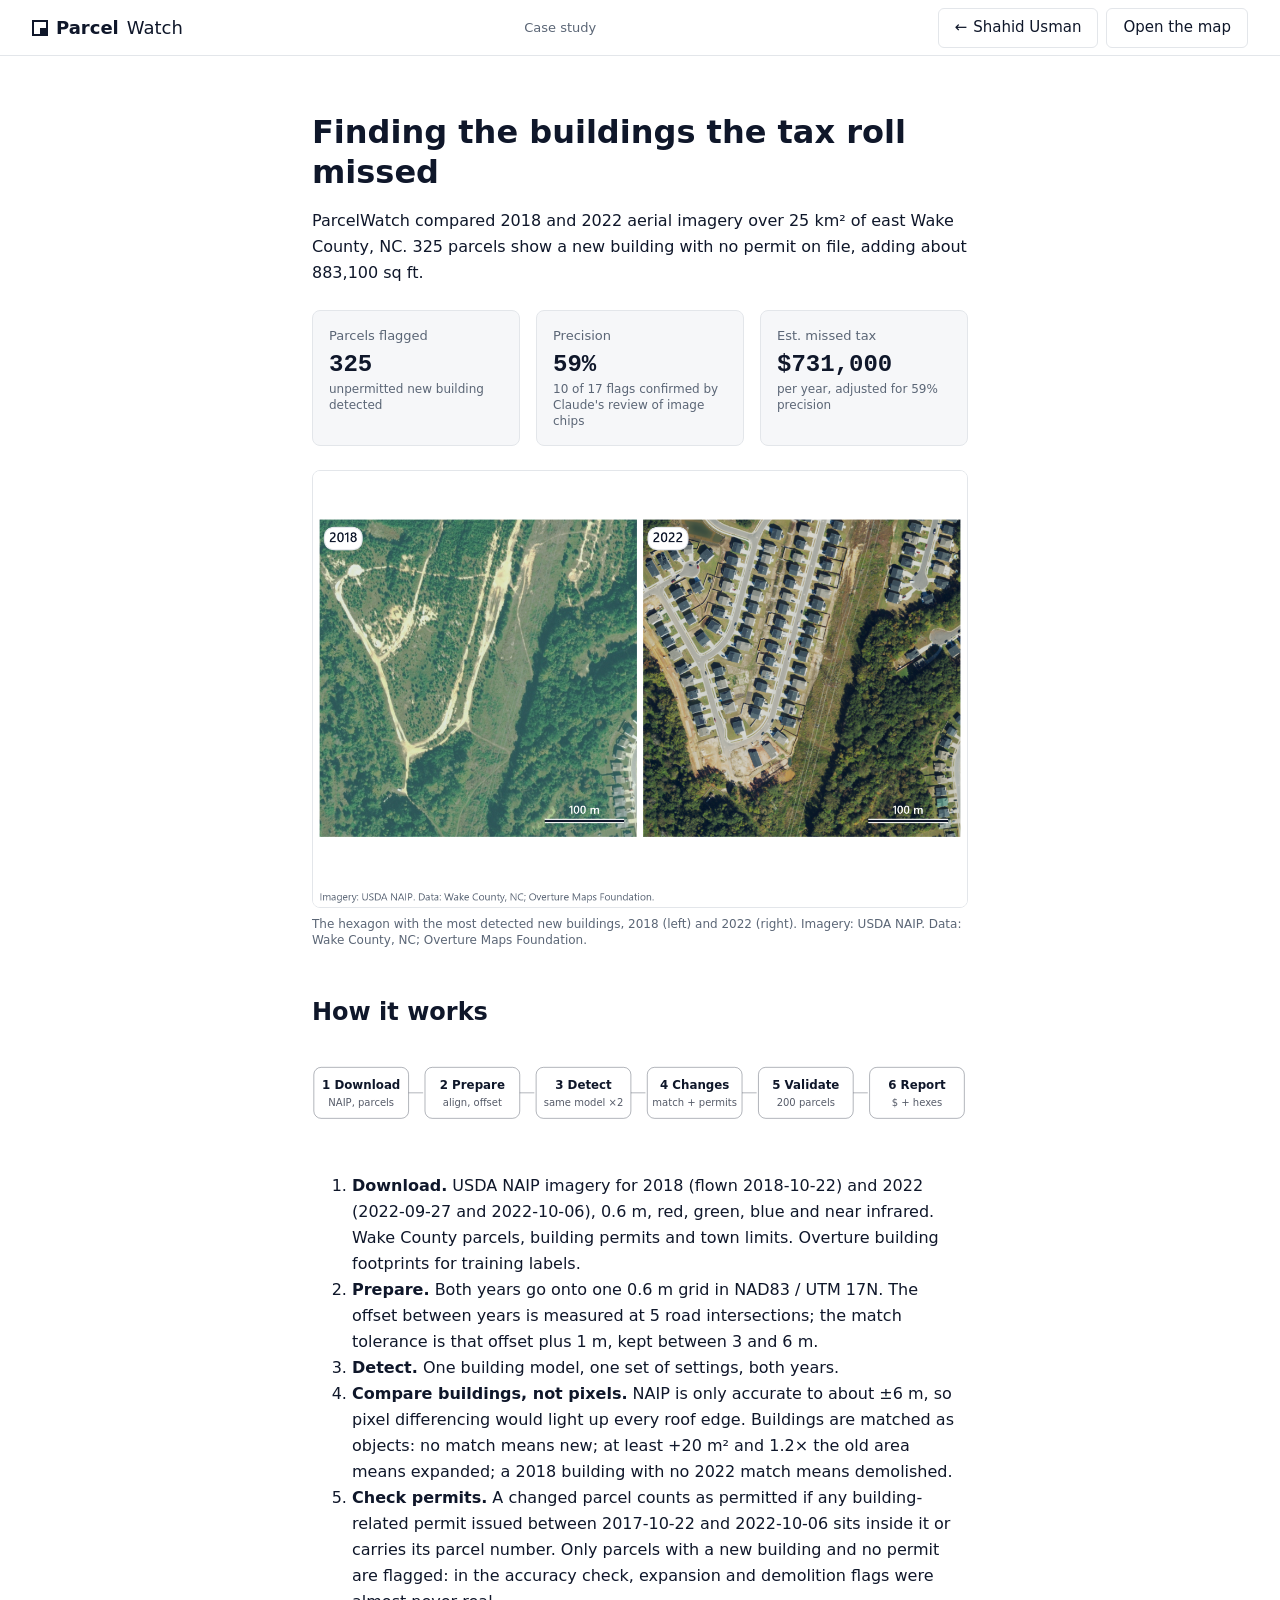
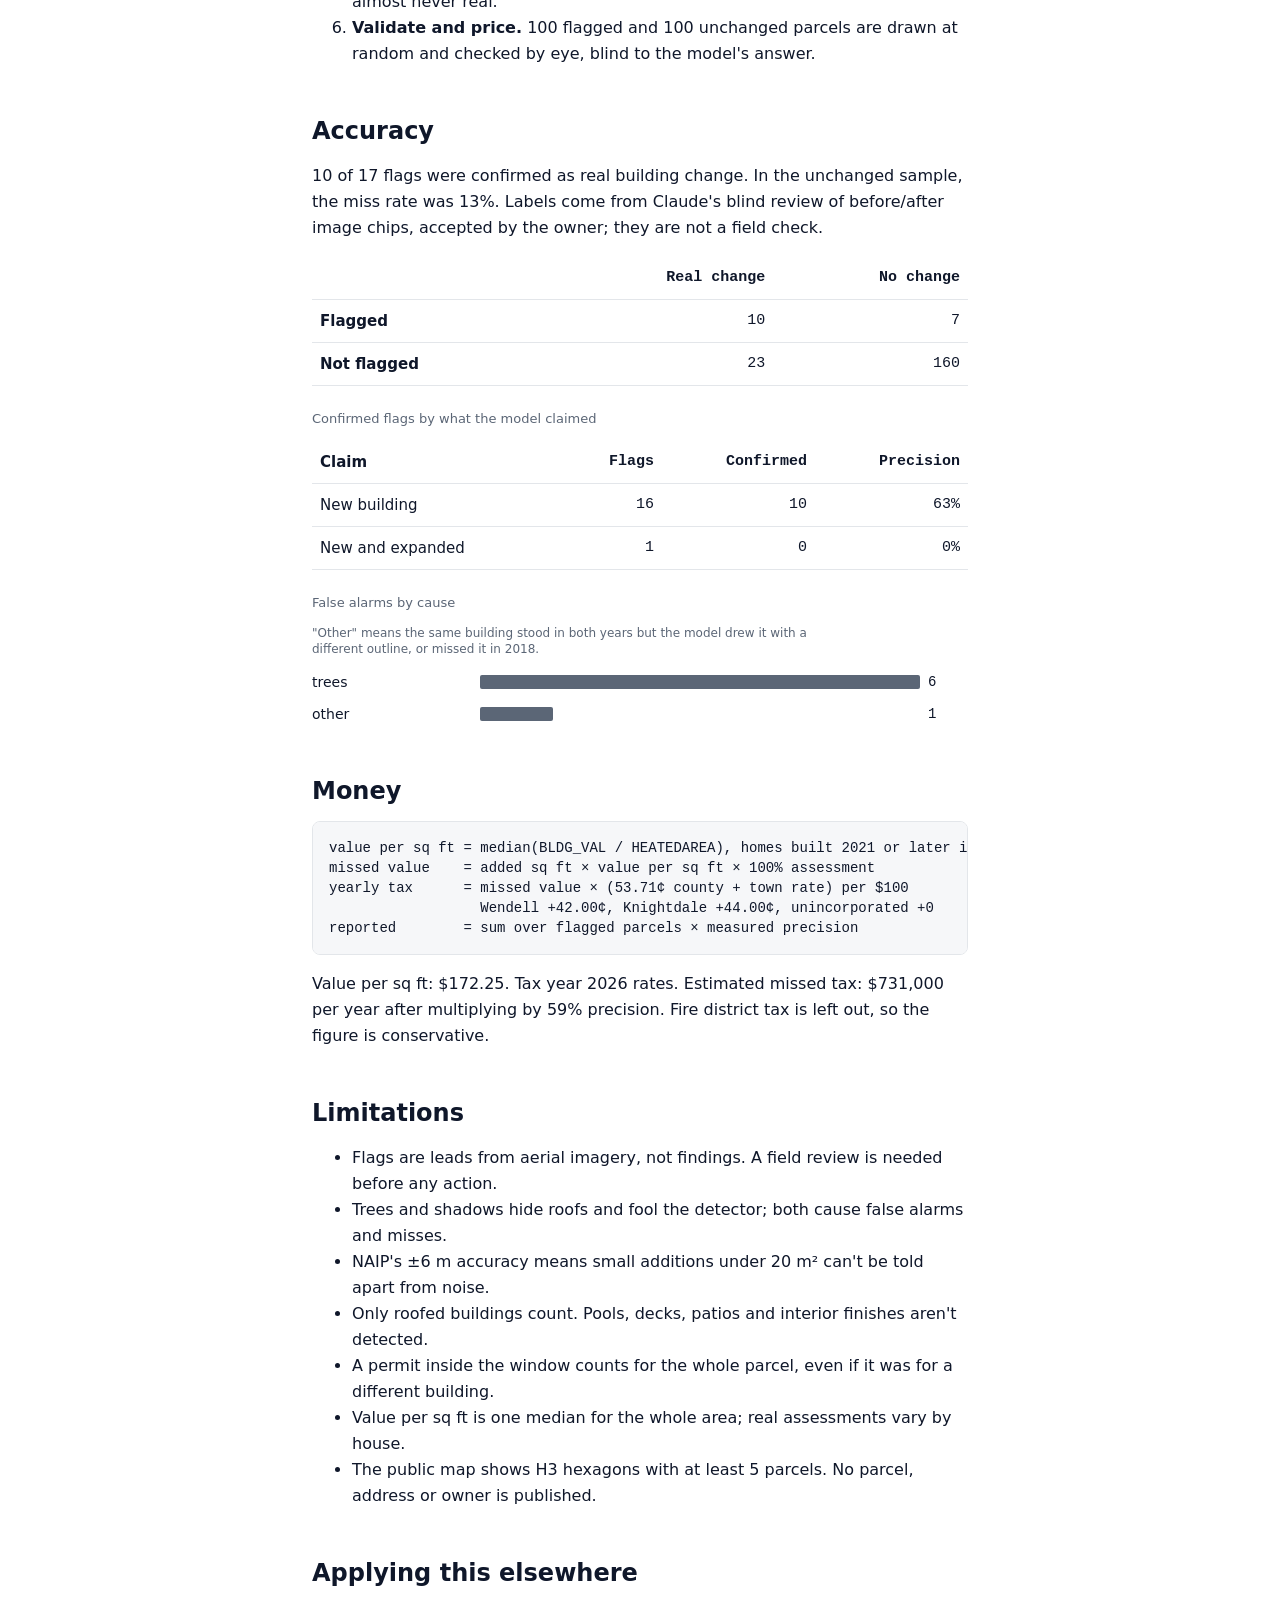
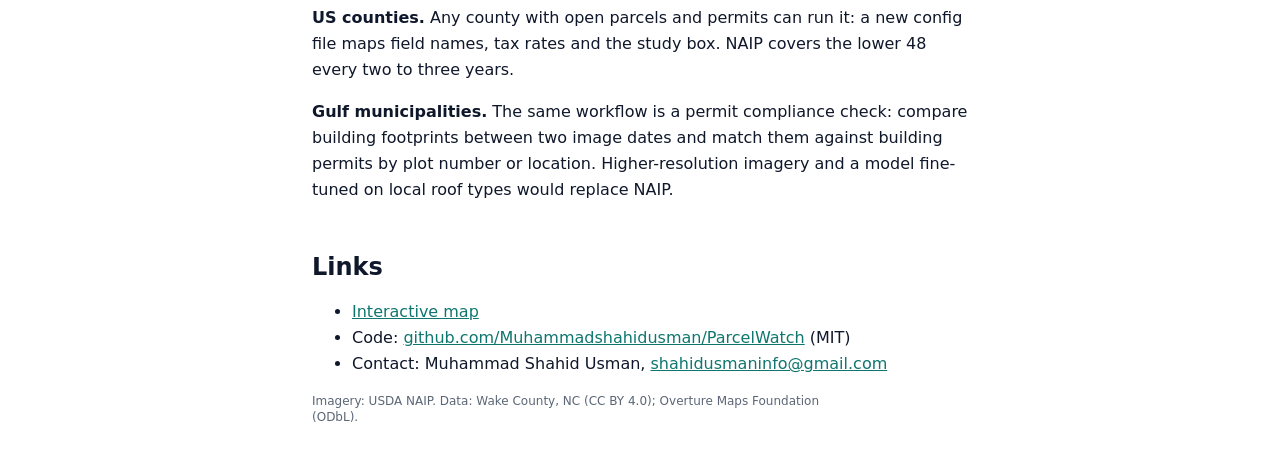
<file: web/case-study.html>
<!doctype html>
<html lang="en">
<head>
<meta charset="utf-8">
<meta name="viewport" content="width=device-width, initial-scale=1">
<meta http-equiv="Content-Security-Policy" content="default-src 'self'; script-src 'self'; style-src 'self' 'unsafe-inline' https://fonts.googleapis.com; font-src https://fonts.gstatic.com; img-src 'self' data:; connect-src 'self'">
<title>ParcelWatch Case Study</title>
<meta name="description" content="How ParcelWatch compares 2018 and 2022 NAIP imagery with Wake County parcels and permits to find unpermitted building change, with honest accuracy and dollar estimates.">
<link rel="preconnect" href="https://fonts.googleapis.com">
<link rel="preconnect" href="https://fonts.gstatic.com" crossorigin>
<link href="https://fonts.googleapis.com/css2?family=IBM+Plex+Mono:wght@400;500&family=Inter:wght@400;500;600;700&display=swap" rel="stylesheet">
<link rel="stylesheet" href="style.css">
</head>
<body>
<header class="topbar">
  <a class="wordmark" href="./" aria-label="ParcelWatch map">
    <svg class="logo" viewBox="0 0 16 16" aria-hidden="true"><rect x="1" y="1" width="14" height="14" fill="none" stroke="currentColor" stroke-width="2"/><rect x="8" y="8" width="6" height="6" fill="currentColor"/></svg>
    <b>Parcel</b><span>Watch</span>
  </a>
  <div class="study small">Case study</div>
  <div class="actions"><a class="btn" href="https://muhammadshahidusman.github.io/" aria-label="Shahid Usman, portfolio home">← <span class="label">Shahid Usman</span></a><a class="btn" href="./">Open the map</a></div>
</header>
<main class="page">
  <h1>Finding the buildings the tax roll missed</h1>
  <p id="lede">ParcelWatch compared 2018 and 2022 aerial imagery over 25 km² of east Wake County, NC, and checked every changed parcel against the county's building permits.</p>

  <div class="tiles">
    <div class="tile"><div class="small">Parcels flagged</div><div class="value" id="t-flagged">–</div><div class="caption">unpermitted new building detected</div></div>
    <div class="tile"><div class="small">Precision</div><div class="value" id="t-precision">–</div><div class="caption" id="t-precision-note">hand-checked flags</div></div>
    <div class="tile"><div class="small">Est. missed tax</div><div class="value" id="t-tax">–</div><div class="caption" id="t-tax-note">per year, precision-adjusted</div></div>
  </div>

  <figure>
    <img src="img/before_after_readme.png" alt="The same 400 m square of east Wake County in 2018 and 2022 NAIP imagery, showing new homes on what was open land." width="1200" height="800">
    <figcaption class="caption">The hexagon with the most detected new buildings, 2018 (left) and 2022 (right). Imagery: USDA NAIP. Data: Wake County, NC; Overture Maps Foundation.</figcaption>
  </figure>

  <h2>How it works</h2>
  <svg class="pipeline" viewBox="0 0 720 120" role="img" aria-label="Pipeline: download, prepare, detect, changes, validate, report">
    <g font-family="Inter, system-ui, sans-serif" font-size="13" fill="currentColor">
      <g stroke="currentColor" stroke-opacity="0.35" fill="none">
        <rect x="2" y="30" width="104" height="56" rx="8"/><rect x="124" y="30" width="104" height="56" rx="8"/>
        <rect x="246" y="30" width="104" height="56" rx="8"/><rect x="368" y="30" width="104" height="56" rx="8"/>
        <rect x="490" y="30" width="104" height="56" rx="8"/><rect x="612" y="30" width="104" height="56" rx="8"/>
        <path d="M106 58h16M228 58h16M350 58h16M472 58h16M594 58h16"/>
      </g>
      <g text-anchor="middle" font-weight="600">
        <text x="54" y="54">1 Download</text><text x="176" y="54">2 Prepare</text><text x="298" y="54">3 Detect</text>
        <text x="420" y="54">4 Changes</text><text x="542" y="54">5 Validate</text><text x="664" y="54">6 Report</text>
      </g>
      <g text-anchor="middle" font-size="11" opacity="0.7">
        <text x="54" y="72">NAIP, parcels</text><text x="176" y="72">align, offset</text><text x="298" y="72">same model ×2</text>
        <text x="420" y="72">match + permits</text><text x="542" y="72">200 parcels</text><text x="664" y="72">$ + hexes</text>
      </g>
    </g>
  </svg>
  <ol>
    <li><b>Download.</b> USDA NAIP imagery for 2018 (flown 2018-10-22) and 2022 (2022-09-27 and 2022-10-06), 0.6 m, red, green, blue and near infrared. Wake County parcels, building permits and town limits. Overture building footprints for training labels.</li>
    <li><b>Prepare.</b> Both years go onto one 0.6 m grid in NAD83 / UTM 17N. The offset between years is measured at 5 road intersections; the match tolerance is that offset plus 1 m, kept between 3 and 6 m.</li>
    <li><b>Detect.</b> One building model, one set of settings, both years.</li>
    <li><b>Compare buildings, not pixels.</b> NAIP is only accurate to about ±6 m, so pixel differencing would light up every roof edge. Buildings are matched as objects: no match means new; at least +20 m² and 1.2× the old area means expanded; a 2018 building with no 2022 match means demolished.</li>
    <li><b>Check permits.</b> A changed parcel counts as permitted if any building-related permit issued between 2017-10-22 and 2022-10-06 sits inside it or carries its parcel number. Only parcels with a new building and no permit are flagged: in the accuracy check, expansion and demolition flags were almost never real.</li>
    <li><b>Validate and price.</b> 100 flagged and 100 unchanged parcels are drawn at random and checked by eye, blind to the model's answer.</li>
  </ol>

  <h2>Accuracy</h2>
  <p id="acc-text">Validation is pending.</p>
  <table id="confusion" hidden>
    <thead><tr><th></th><th class="num">Real change</th><th class="num">No change</th></tr></thead>
    <tbody>
      <tr><th>Flagged</th><td class="num mono" id="c-tp"></td><td class="num mono" id="c-fp"></td></tr>
      <tr><th>Not flagged</th><td class="num mono" id="c-fn"></td><td class="num mono" id="c-tn"></td></tr>
    </tbody>
  </table>
  <h3 class="small" style="margin-top:24px">Confirmed flags by what the model claimed</h3>
  <table id="by-claim" hidden>
    <thead><tr><th>Claim</th><th class="num">Flags</th><th class="num">Confirmed</th><th class="num">Precision</th></tr></thead>
    <tbody></tbody>
  </table>
  <h3 class="small" style="margin-top:24px">False alarms by cause</h3>
  <p class="caption">"Other" means the same building stood in both years but the model drew it with a different outline, or missed it in 2018.</p>
  <div class="bars" id="causes"><p class="caption">Shown after validation.</p></div>

  <h2>Money</h2>
  <pre>value per sq ft = median(BLDG_VAL / HEATEDAREA), homes built 2021 or later in the box
missed value    = added sq ft × value per sq ft × 100% assessment
yearly tax      = missed value × (53.71¢ county + town rate) per $100
                  Wendell +42.00¢, Knightdale +44.00¢, unincorporated +0
reported        = sum over flagged parcels × measured precision</pre>
  <p id="money-text">Tax year 2026 rates. Fire district tax is left out, so the figure is conservative.</p>

  <h2>Limitations</h2>
  <ul>
    <li>Flags are leads from aerial imagery, not findings. A field review is needed before any action.</li>
    <li>Trees and shadows hide roofs and fool the detector; both cause false alarms and misses.</li>
    <li>NAIP's ±6 m accuracy means small additions under 20 m² can't be told apart from noise.</li>
    <li>Only roofed buildings count. Pools, decks, patios and interior finishes aren't detected.</li>
    <li>A permit inside the window counts for the whole parcel, even if it was for a different building.</li>
    <li>Value per sq ft is one median for the whole area; real assessments vary by house.</li>
    <li>The public map shows H3 hexagons with at least 5 parcels. No parcel, address or owner is published.</li>
  </ul>

  <h2>Applying this elsewhere</h2>
  <p><b>US counties.</b> Any county with open parcels and permits can run it: a new config file maps field names, tax rates and the study box. NAIP covers the lower 48 every two to three years.</p>
  <p><b>Gulf municipalities.</b> The same workflow is a permit compliance check: compare building footprints between two image dates and match them against building permits by plot number or location. Higher-resolution imagery and a model fine-tuned on local roof types would replace NAIP.</p>

  <h2>Links</h2>
  <ul>
    <li><a href="./">Interactive map</a></li>
    <li>Code: <a href="https://github.com/Muhammadshahidusman/ParcelWatch">github.com/Muhammadshahidusman/ParcelWatch</a> (MIT)</li>
    <li>Contact: Muhammad Shahid Usman, <a href="mailto:shahidusmaninfo@gmail.com">shahidusmaninfo@gmail.com</a></li>
  </ul>
  <p class="caption">Imagery: USDA NAIP. Data: Wake County, NC (CC BY 4.0); Overture Maps Foundation (ODbL).</p>
</main>
<script src="case.js"></script>
</body>
</html>
</file>
<file: web/style.css>
/* ParcelWatch design tokens and components (docs/DESIGN.md). */
:root {
  --bg: #FFFFFF; --surface: #F6F7F9; --surface-raised: #FFFFFF; --border: #E3E6EA;
  --ink: #0F172A; --ink-muted: #5B6676; --accent: #0F766E; --accent-ink: #FFFFFF;
  --focus: #0F766E; --success: #15803D; --warning: #B45309; --danger: #B91C1C;
  --chg-new: #D55E00; --chg-expanded: #E69F00; --chg-demolished: #0072B2;
  --chg-unchanged: #8A94A3; --chg-flag: #CC79A7;
  --shadow: 0 4px 16px rgba(15, 23, 42, 0.12);
  --font: Inter, system-ui, -apple-system, "Segoe UI", Roboto, sans-serif;
  --mono: "IBM Plex Mono", ui-monospace, "Cascadia Mono", Consolas, monospace;
  color-scheme: light;
}
@media (prefers-color-scheme: dark) {
  :root:not([data-theme="light"]) {
    --bg: #0B0F14; --surface: #141A21; --surface-raised: #1B232C; --border: #2A333D;
    --ink: #E6EAF0; --ink-muted: #9AA5B4; --accent: #2DD4BF; --accent-ink: #0B0F14;
    --focus: #2DD4BF; --success: #4ADE80; --warning: #FBBF24; --danger: #F87171;
    color-scheme: dark;
  }
}
:root[data-theme="dark"] {
  --bg: #0B0F14; --surface: #141A21; --surface-raised: #1B232C; --border: #2A333D;
  --ink: #E6EAF0; --ink-muted: #9AA5B4; --accent: #2DD4BF; --accent-ink: #0B0F14;
  --focus: #2DD4BF; --success: #4ADE80; --warning: #FBBF24; --danger: #F87171;
  color-scheme: dark;
}

* { box-sizing: border-box; }
html, body { margin: 0; height: 100%; }
body { background: var(--bg); color: var(--ink); font: 400 16px/26px var(--font); }
a { color: var(--accent); }
:focus-visible { outline: 2px solid var(--focus); outline-offset: 2px; }
.mono, .num { font-family: var(--mono); font-feature-settings: "tnum"; }
.muted { color: var(--ink-muted); }
.small { font: 500 13px/18px var(--font); color: var(--ink-muted); }
.caption { font: 400 12px/16px var(--font); color: var(--ink-muted); }
.sr-only { position: absolute; width: 1px; height: 1px; overflow: hidden; clip: rect(0 0 0 0); white-space: nowrap; }

/* Top bar */
.topbar { height: 56px; display: flex; align-items: center; gap: 16px; padding: 0 32px;
  border-bottom: 1px solid var(--border); background: var(--bg); position: relative; z-index: 5; }
.wordmark { display: flex; align-items: center; gap: 8px; font-size: 18px; color: var(--ink); text-decoration: none; }
.wordmark b { font-weight: 600; } .wordmark span { font-weight: 400; }
.logo { width: 16px; height: 16px; flex: none; }
.study { flex: 1; text-align: center; }
.actions { display: flex; gap: 8px; }

/* Buttons */
.btn { height: 40px; padding: 0 16px; border-radius: 6px; font: 500 15px/1 var(--font); cursor: pointer;
  border: 1px solid var(--border); background: transparent; color: var(--ink); min-width: 44px;
  transition: filter 150ms ease-out, transform 150ms ease-out; display: inline-flex; align-items: center; justify-content: center; gap: 6px; text-decoration: none; }
.btn:hover { background: var(--surface); }
.btn-primary { background: var(--accent); color: var(--accent-ink); border-color: var(--accent); }
.btn-primary:hover { background: var(--accent); filter: brightness(0.92); }
.btn:disabled { opacity: 0.4; cursor: not-allowed; }

/* Layout */
.app { position: absolute; inset: 56px 0 0 0; display: grid; grid-template-columns: 360px 1fr; }
.panel { background: var(--bg); border-right: 1px solid var(--border); overflow-y: auto; padding: 24px; z-index: 3; }
.map-wrap { position: relative; overflow: hidden; background: var(--surface); }
.map { position: absolute; inset: 0; }
#map-after { clip-path: inset(0 0 0 50%); }

/* Stats panel */
.hero { font: 700 48px/52px var(--font); font-feature-settings: "tnum"; margin: 4px 0; }
.hero-label { font-size: 16px; margin: 0 0 16px; }
hr { border: 0; border-top: 1px solid var(--border); margin: 16px 0; }
.rows { list-style: none; margin: 0; padding: 0; }
.rows li { display: flex; align-items: center; gap: 10px; min-height: 36px; padding: 0 4px; border-radius: 6px; }
.rows li:hover { background: var(--surface); }
.rows .count { margin-left: auto; font-family: var(--mono); }
.glyph { width: 14px; height: 14px; flex: none; }
.money { font: 600 24px/32px var(--font); font-feature-settings: "tnum"; }
.note { font-size: 13px; line-height: 18px; color: var(--ink-muted); }
.warn { color: var(--warning); }
.skeleton { display: inline-block; min-width: 80px; height: 1em; border-radius: 4px; background: var(--surface);
  animation: shimmer 1.2s infinite ease-in-out; }
@keyframes shimmer { 50% { opacity: 0.5; } }
.attribution { position: absolute; left: 12px; bottom: 8px; z-index: 2; background: color-mix(in srgb, var(--bg) 85%, transparent);
  padding: 2px 8px; border-radius: 6px; max-width: calc(100% - 140px); }

/* Info tooltip */
.info { position: relative; display: inline-flex; }
.info button { border: 0; background: none; color: var(--ink-muted); cursor: help; font-size: 15px; min-width: 28px; min-height: 28px; }
.tip { display: none; position: absolute; left: 0; top: 30px; width: 280px; max-width: 80vw; padding: 8px 12px; z-index: 6;
  background: var(--surface-raised); border: 1px solid var(--border); border-radius: 8px; box-shadow: var(--shadow);
  font: 400 12px/16px var(--font); color: var(--ink); }
.info:hover .tip, .info:focus-within .tip { display: block; }

/* Swipe */
.divider { position: absolute; top: 0; bottom: 0; left: 50%; width: 2px; background: var(--ink); z-index: 2; transform: translateX(-1px); pointer-events: none; }
.handle { position: absolute; top: 50%; left: 50%; width: 40px; height: 40px; margin: -20px 0 0 -20px; border-radius: 999px;
  background: var(--surface-raised); color: var(--ink); border: 1px solid var(--border); box-shadow: var(--shadow); z-index: 3;
  display: flex; align-items: center; justify-content: center; cursor: ew-resize; font-size: 12px; touch-action: none;
  transition: transform 150ms ease-out; }
.handle:hover { transform: scale(1.1); }
.year { position: absolute; top: 12px; z-index: 2; padding: 2px 12px; border-radius: 999px; background: var(--surface-raised);
  border: 1px solid var(--border); font: 600 13px/22px var(--font); }
.year.left { left: 12px; } .year.right { right: 12px; }

/* Map controls */
.toggles { position: absolute; top: 48px; left: 12px; z-index: 2; display: flex; gap: 8px; flex-wrap: wrap; }
.pill { display: inline-flex; align-items: center; justify-content: center; height: 32px; min-height: 44px; padding: 0 14px; border-radius: 999px; border: 1px solid var(--border);
  background: var(--surface-raised); color: var(--ink); font: 500 13px/1 var(--font); cursor: pointer; }
.pill[aria-pressed="true"] { background: var(--accent); color: var(--accent-ink); border-color: var(--accent); }
.legend { position: absolute; left: 12px; bottom: 40px; z-index: 2; background: var(--surface-raised); border: 1px solid var(--border);
  border-radius: 8px; padding: 12px; box-shadow: var(--shadow); min-width: 180px; }
.legend h3 { font: 600 13px/18px var(--font); margin: 0 0 8px; }
.ramp { display: flex; gap: 2px; } .ramp span { flex: 1; height: 12px; }
.ramp-labels { display: flex; justify-content: space-between; font: 400 12px/16px var(--mono); color: var(--ink-muted); margin-top: 4px; }
.legend-toggle { display: none; }
.zoom { position: absolute; right: 12px; bottom: 40px; z-index: 2; display: flex; flex-direction: column; gap: 4px; }
.zoom .btn { background: var(--surface-raised); width: 44px; padding: 0; }

/* Popup */
.maplibregl-popup-content { background: var(--surface-raised) !important; color: var(--ink); border-radius: 8px !important;
  box-shadow: var(--shadow) !important; font: 400 14px/20px var(--font); padding: 12px 14px !important; }
.maplibregl-popup-tip { border-top-color: var(--surface-raised) !important; border-bottom-color: var(--surface-raised) !important; }
.popup dl { display: grid; grid-template-columns: auto auto; gap: 2px 16px; margin: 0; }
.popup dd { margin: 0; text-align: right; font-family: var(--mono); }

/* Drawer */
.drawer { position: fixed; top: 0; right: 0; bottom: 0; width: 420px; max-width: 100%; z-index: 10; background: var(--surface-raised);
  border-left: 1px solid var(--border); box-shadow: var(--shadow); padding: 24px; overflow-y: auto;
  transform: translateX(100%); transition: transform 150ms ease-out; visibility: hidden; }
.drawer.open { transform: none; visibility: visible; }
.drawer h2 { font: 600 24px/32px var(--font); margin: 0 0 16px; }
.drawer h3 { font: 600 18px/26px var(--font); margin: 24px 0 8px; }
.drawer ol { padding-left: 20px; }
.drawer-close { position: absolute; top: 16px; right: 16px; }

.error { position: absolute; inset: 0; display: none; align-items: center; justify-content: center; z-index: 4; text-align: center; padding: 24px; }
.error.show { display: flex; }
.loading { position: absolute; left: 50%; top: 50%; transform: translate(-50%, -50%); z-index: 1; }
.sheet-handle { display: none; }

/* Tablet */
@media (max-width: 1023px) {
  .topbar { padding: 0 24px; }
  .study { display: none; }
  .app { grid-template-columns: 320px 1fr; }
}
/* Mobile: stats panel becomes a bottom sheet with 3 snap points. */
@media (max-width: 639px) {
  .topbar { padding: 0 16px; }
  .actions .label { display: none; }
  .app { display: block; }
  .map-wrap { position: absolute; inset: 0; }
  .panel { position: absolute; left: 0; right: 0; bottom: 0; height: var(--sheet-h, 120px); border-right: 0;
    border-top: 1px solid var(--border); border-radius: 16px 16px 0 0; box-shadow: var(--shadow); padding: 0 16px 16px;
    transition: height 150ms ease-out; z-index: 6; }
  .sheet-handle { display: flex; justify-content: center; align-items: center; height: 28px; position: sticky; top: 0;
    background: var(--bg); cursor: grab; touch-action: none; border: 0; width: 100%; }
  .sheet-handle::before { content: ""; width: 40px; height: 4px; border-radius: 999px; background: var(--border); }
  .hero { font-size: 36px; line-height: 40px; }
  .legend { bottom: 132px; padding: 8px; }
  .legend.collapsed .legend-body { display: none; }
  .legend-toggle { display: inline-flex; }
  .zoom { bottom: 132px; }
  .attribution { bottom: 124px; font-size: 11px; }
  .toggles { top: 44px; }
}
@media (prefers-reduced-motion: reduce) {
  *, *::before, *::after { transition: none !important; animation: none !important; }
}

/* Case study */
.page { max-width: 720px; margin: 0 auto; padding: 32px; }
.page h1 { font: 700 32px/40px var(--font); margin: 24px 0 8px; }
.page h2 { font: 600 24px/32px var(--font); margin: 48px 0 12px; }
.page p, .page li { max-width: 68ch; }
.tiles { display: grid; grid-template-columns: repeat(3, 1fr); gap: 16px; margin: 24px 0; }
.tile { background: var(--surface); border: 1px solid var(--border); border-radius: 8px; padding: 16px; }
.tile .value { font: 600 24px/32px var(--mono); font-feature-settings: "tnum"; margin-top: 4px; }
.page img { width: 100%; height: auto; border-radius: 8px; border: 1px solid var(--border); }
.page figure { margin: 16px 0; }
.page pre { background: var(--surface); border: 1px solid var(--border); border-radius: 8px; padding: 16px; overflow-x: auto;
  font: 400 14px/20px var(--mono); }
.page table { border-collapse: collapse; width: 100%; font-size: 15px; }
.page td, .page th { border-bottom: 1px solid var(--border); padding: 8px; text-align: left; }
.page td.num, .page th.num { text-align: right; }
.bars { display: grid; gap: 6px; }
.bar { display: grid; grid-template-columns: 160px 1fr 40px; gap: 8px; align-items: center; font-size: 14px; }
.bar i { display: block; height: 14px; background: var(--ink-muted); border-radius: 2px; }
.pipeline { width: 100%; height: auto; }
@media (max-width: 639px) {
  .page { padding: 16px; }
  .tiles { grid-template-columns: 1fr; }
  .bar { grid-template-columns: 110px 1fr 32px; }
}

/* Mobile legend: a bare chip when collapsed, kept clear of the attribution line. */
@media (max-width: 639px) {
  .legend { bottom: 164px; }
  .legend.collapsed { padding: 0; background: none; border: 0; box-shadow: none; min-width: 0; }
  .legend-toggle { margin-bottom: 8px; }
  .legend.collapsed .legend-toggle { margin: 0; }
}
</file>
